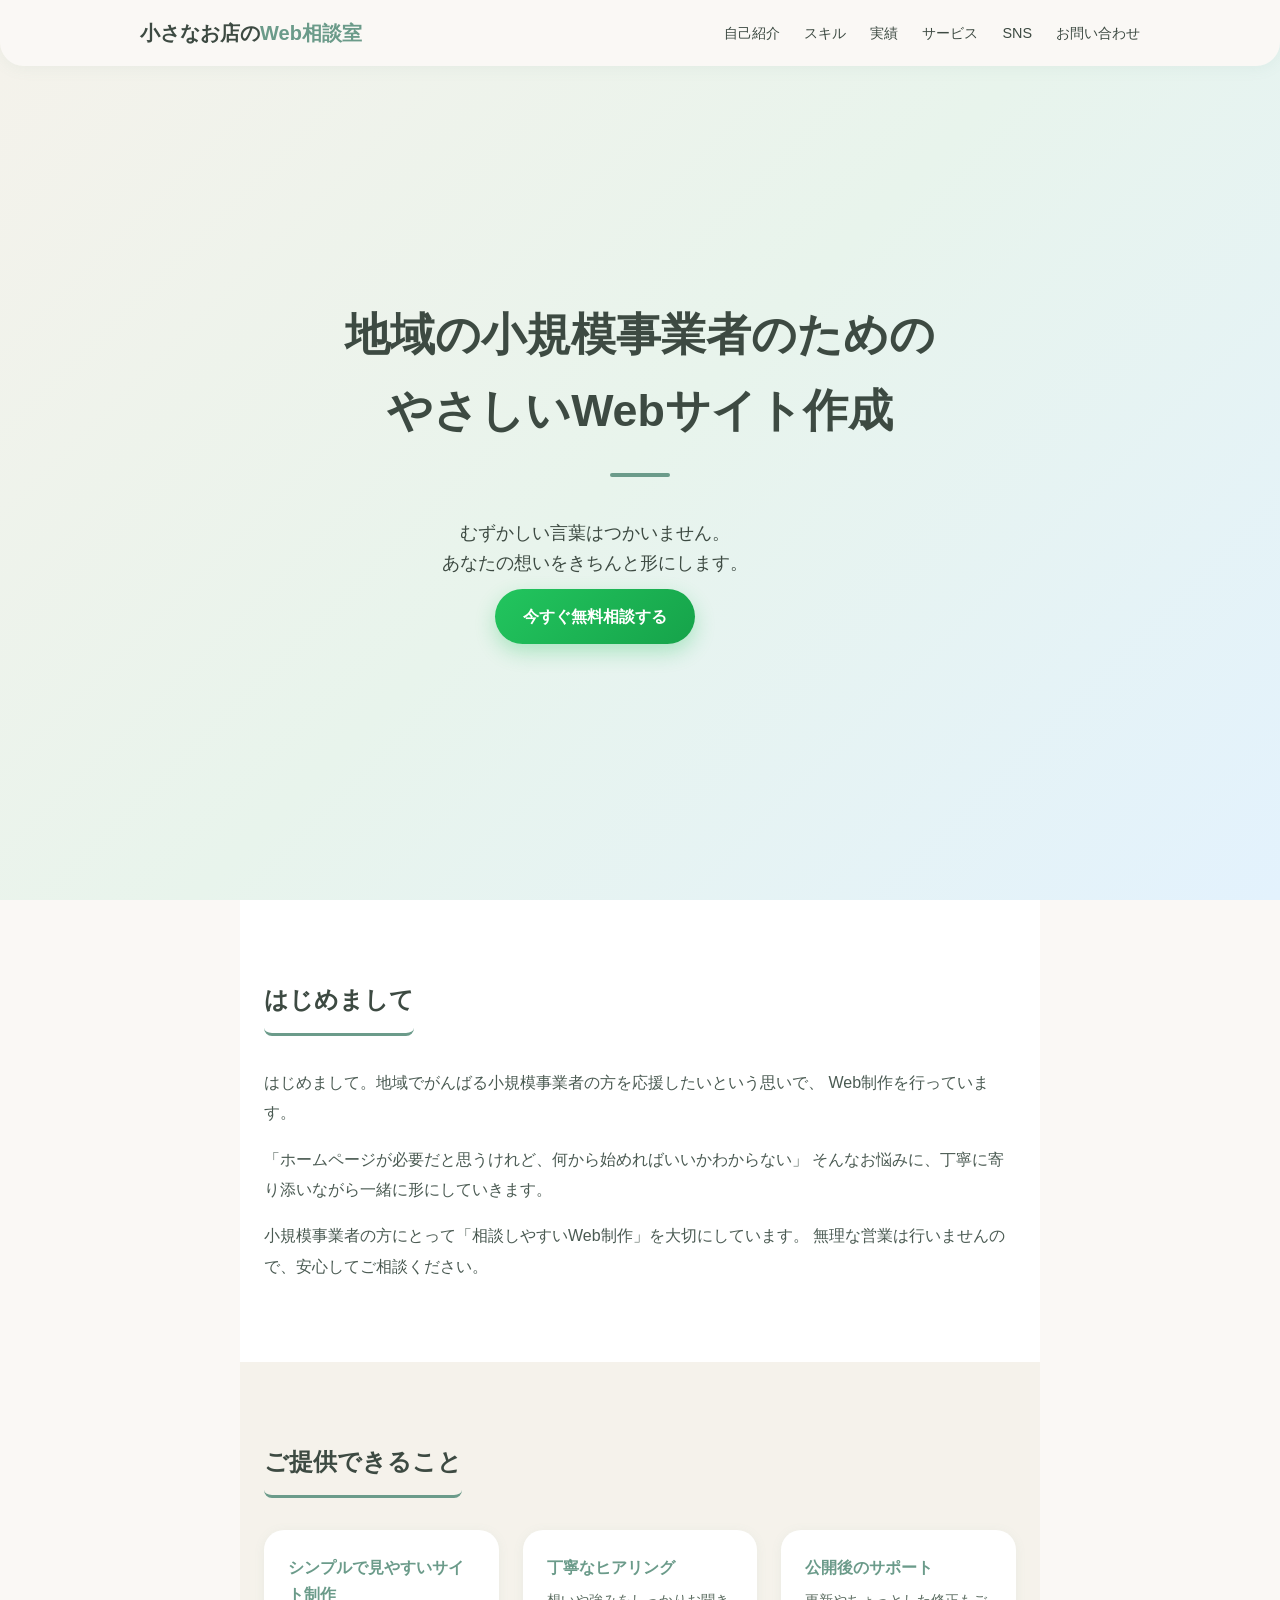
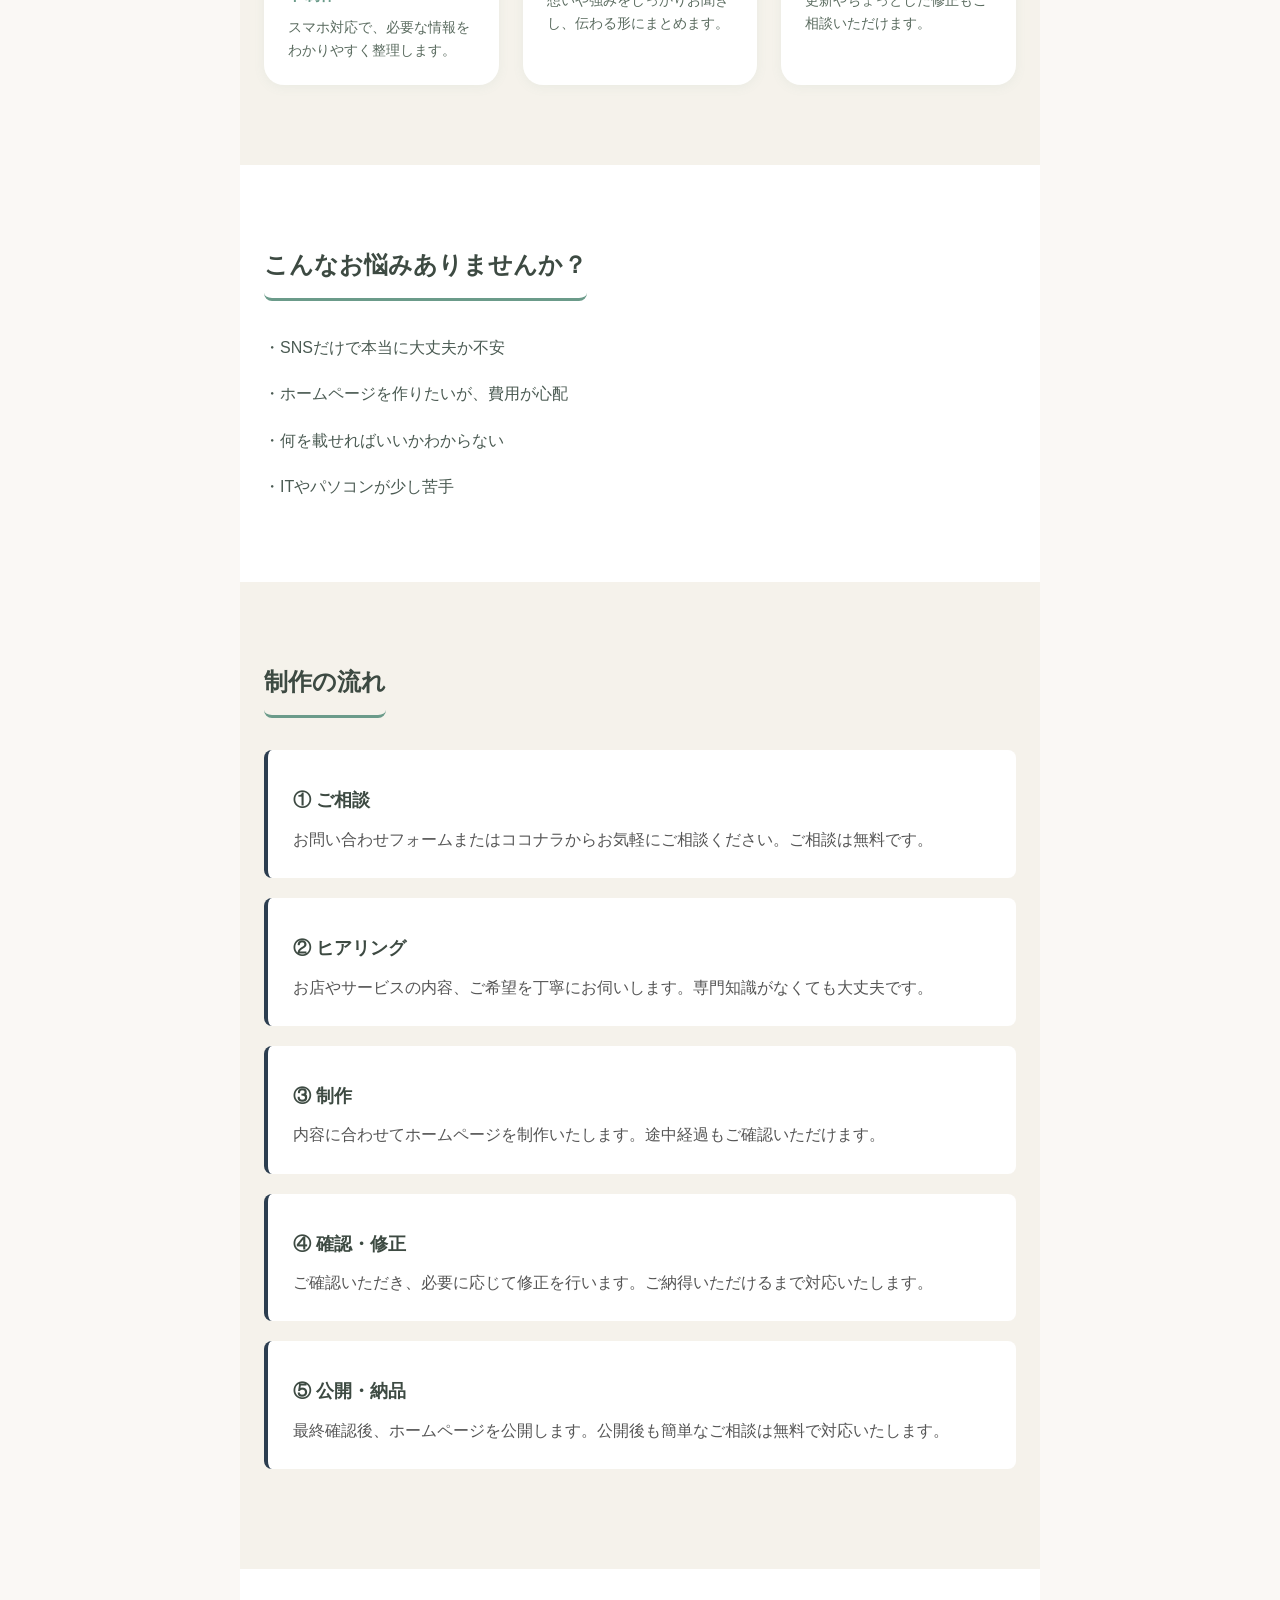
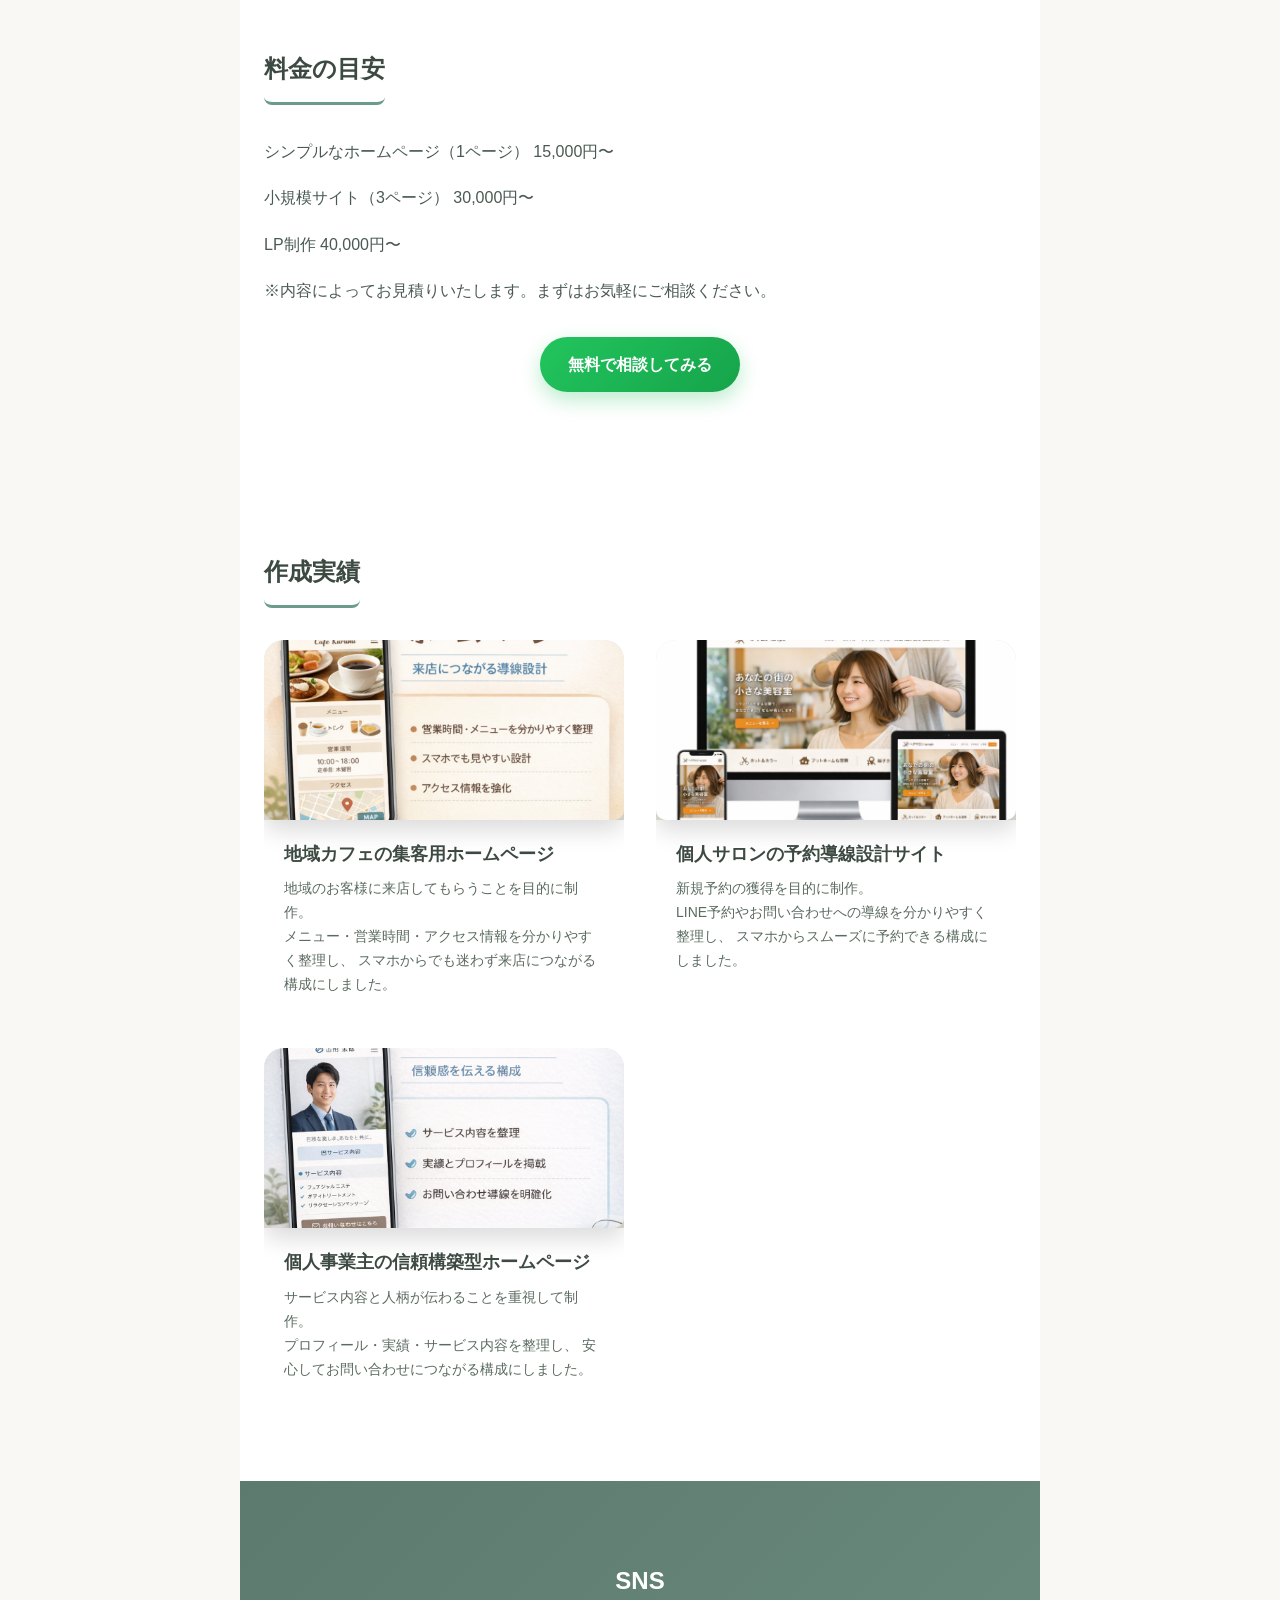
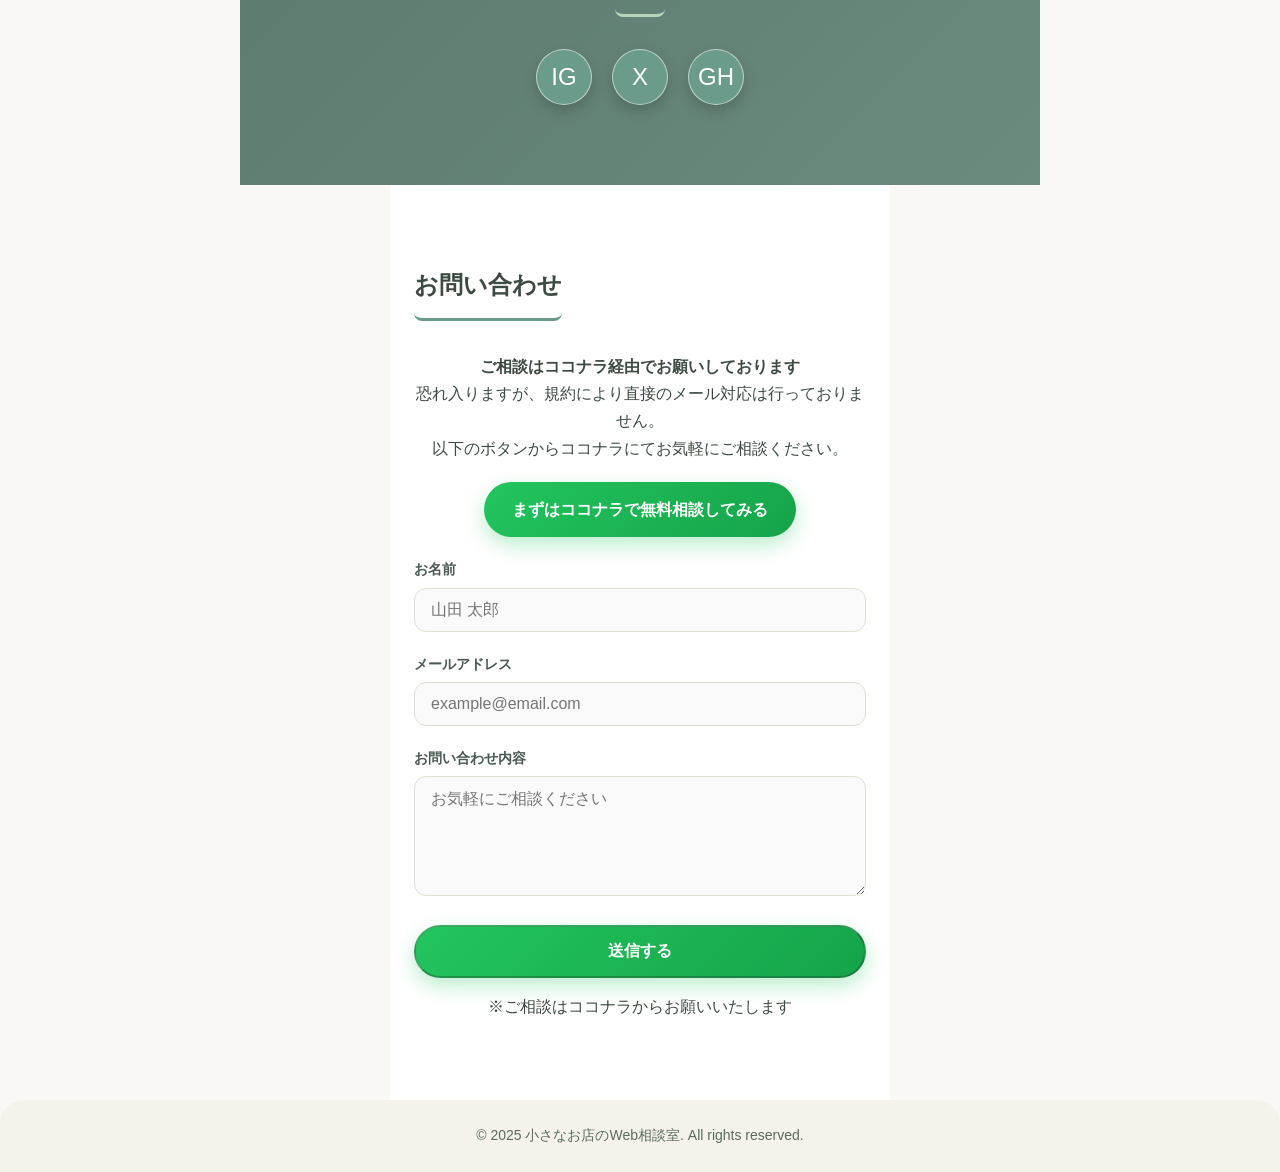
<file: index.html>
<!DOCTYPE html>

<html lang="ja"> 
<head>
  <meta charset="UTF-8">
  <meta name="viewport" content="width=device-width, initial-scale=1.0">
  <title>地域の小規模事業者向けホームページ制作 | 小さなお店のWeb相談室</title>
  <meta name="description" content="小規模事業者さまや個人事業主さま向けのWeb制作サービスを行っています。スマホ対応のシンプルなサイトをヒアリングから公開まで丁寧にサポート。小さなお店のWeb相談室です。">  
  <meta property="og:title" content="地域の小規模事業者のためのやさしいWebサイト作成">
  <meta property="og:description" content="小規模事業者さまや個人事業主さま向けのWeb制作サービスを行っています。スマホ対応のシンプルなサイトをヒアリングから公開まで丁寧にサポート。小さなお店のWeb相談室です。">
  <meta property="og:type" content="website">
  <meta property="og:url" content="https://smallbiz-web.github.io/web-portfolio/">
  <meta property="og:image" content="https://smallbiz-web.github.io/web-portfolio/ogp.png">
  <meta name="twitter:card" content="summary_large_image">
  <meta name="twitter:title" content="地域の小規模事業者のためのやさしいWebサイト作成">
  <meta name="twitter:description" content="スマホ対応のシンプルなサイトをヒアリングから公開まで丁寧にサポート。小さなお店のWeb相談室です。">
  <meta name="twitter:image" content="https://smallbiz-web.github.io/web-portfolio/ogp.png">
  <link rel="stylesheet" href="style.css">
</head>
<body>
  <!-- ========================================
       １. ヘッダー（名前とメニュー）
       名前は .header-name 内を、メニューは .header-nav 内を編集してください
  ======================================== -->
  <header class="header">
    <div class="header-inner">
      <a href="#" class="header-name">小さなお店の<span>Web相談室</span></a>
      <nav class="header-nav">
        <a href="#intro">自己紹介</a>
        <a href="#skills">スキル</a>
        <a href="#works">実績</a>
        <a href="service.html">サービス</a>
        <a href="#sns">SNS</a>
        <a href="#contact">お問い合わせ</a>
      </nav>
    </div>
  </header>

  <!-- ========================================
       ２. メインビジュアル（キャッチコピー）
       h1 と p の中身を変更してください
  ======================================== -->
  <section class="hero">
    <div class="hero-content">
      <h1>地域の小規模事業者のための<br>やさしいWebサイト作成</h1>
      <div class="hero-accent"></div>
       <p>むずかしい言葉はつかいません。<br>
          あなたの想いをきちんと形にします。</p>

         <p class="hero-button">
          <a href="#contact" class="btn-primary">
            今すぐ無料相談する
          </a>
        </p>
        
    </div>
  </section>

  <!-- ========================================
       ３. 自己紹介セクション
       .intro-text 内の p タグで文章を編集してください
  ======================================== -->
  <section class="section section-alt" id="intro">
    <h2 class="section-title">はじめまして</h2>
    <div class="intro-text">
      <p>
        <!-- ここに自己紹介文を書いてください -->
        はじめまして。地域でがんばる小規模事業者の方を応援したいという思いで、
Web制作を行っています。
      </p>
      <p>
        「ホームページが必要だと思うけれど、何から始めればいいかわからない」
        そんなお悩みに、丁寧に寄り添いながら一緒に形にしていきます。
        </p>
        
        <p>
          小規模事業者の方にとって「相談しやすいWeb制作」を大切にしています。
          無理な営業は行いませんので、安心してご相談ください。
          </p>
    </div>
  </section>

  <!-- ========================================
       ４. スキルセクション
       .skill-item をコピーして追加・削除できます
  ======================================== -->
  <section class="section skills" id="skills">
    <h2 class="section-title">ご提供できること</h2>
    <div class="skill-list">
      <div class="skill-item">
        <h3>シンプルで見やすいサイト制作</h3>
        <p>スマホ対応で、必要な情報をわかりやすく整理します。</p>
      </div>
      <div class="skill-item">
        <h3>丁寧なヒアリング</h3>
        <p>想いや強みをしっかりお聞きし、伝わる形にまとめます。</p>
      </div>
      <div class="skill-item">
        <h3>公開後のサポート</h3>
        <p>更新やちょっとした修正もご相談いただけます。</p>
      </div>
    </div>
  </section>

  <section class="section section-alt">
    <h2 class="section-title">こんなお悩みありませんか？</h2>
    <div class="intro-text">
      <p>・SNSだけで本当に大丈夫か不安</p>
      <p>・ホームページを作りたいが、費用が心配</p>
      <p>・何を載せればいいかわからない</p>
      <p>・ITやパソコンが少し苦手</p>
    </div>
  </section>

  <!-- 制作の流れ -->
<section class="section flow">
  <h2 class="section-title">制作の流れ</h2>

  <div class="flow-item">
    <h3>① ご相談</h3>
    <p>お問い合わせフォームまたはココナラからお気軽にご相談ください。ご相談は無料です。</p>
  </div>
  
  <div class="flow-item">
    <h3>② ヒアリング</h3>
    <p>お店やサービスの内容、ご希望を丁寧にお伺いします。専門知識がなくても大丈夫です。</p>
  </div>
  
  <div class="flow-item">
    <h3>③ 制作</h3>
    <p>内容に合わせてホームページを制作いたします。途中経過もご確認いただけます。</p>
  </div>
  
  <div class="flow-item">
    <h3>④ 確認・修正</h3>
    <p>ご確認いただき、必要に応じて修正を行います。ご納得いただけるまで対応いたします。</p>
  </div>
  
  <div class="flow-item">
    <h3>⑤ 公開・納品</h3>
    <p>最終確認後、ホームページを公開します。公開後も簡単なご相談は無料で対応いたします。</p>
  </div>
</section>

  <section class="section price">
    <h2 class="section-title">料金の目安</h2>
    <div class="intro-text">
      <p>シンプルなホームページ（1ページ） 15,000円〜</p>
      <p>小規模サイト（3ページ） 30,000円〜</p>
      <p>LP制作 40,000円〜</p>
      <p>※内容によってお見積りいたします。まずはお気軽にご相談ください。</p>
    </div>

    <div class="section-cta">
      <a href="#contact" class="btn-primary">
        無料で相談してみる
      </a>
    </div>
  
  </section>
  
  <!-- ========================================
       ５. 作成実績セクション
       .work-item をコピーして作品を追加できます
  ======================================== -->
  <section class="section section-alt" id="works">
    <h2 class="section-title">作成実績</h2>
    <div class="works-grid">
        <div class="work-item">
          <div class="work-image">
            <img src="work2.png" alt="カフェのホームページ">
          </div>
        
          <div class="work-content">
            <h3 class="work-title">地域カフェの集客用ホームページ</h3>
        
            <p>
              地域のお客様に来店してもらうことを目的に制作。<br>
              メニュー・営業時間・アクセス情報を分かりやすく整理し、
              スマホからでも迷わず来店につながる構成にしました。
            </p>
          </div>
        </div>
      
      <div class="work-item">
        <div class="work-image">
          <img src="work1.png" alt="サロンのホームページ">
        </div>
        <div class="work-content">
            <h3 class="work-title">個人サロンの予約導線設計サイト</h3>
          <p>
            新規予約の獲得を目的に制作。<br>
            LINE予約やお問い合わせへの導線を分かりやすく整理し、
            スマホからスムーズに予約できる構成にしました。
            </p>
        </div>
      </div>
      <div class="work-item">
        <div class="work-image">
          <img src="work3.png" alt="個人事業主のホームページ">
        </div>
        <div class="work-content">
          <h3 class="work-title">個人事業主の信頼構築型ホームページ</h3>
          <p>
            サービス内容と人柄が伝わることを重視して制作。<br>
            プロフィール・実績・サービス内容を整理し、
            安心してお問い合わせにつながる構成にしました。
            </p>
        </div>
      </div>
    </div>
  </section>

  <!-- ========================================
       ６. SNSリンクセクション
       href に各SNSのURLを入れてください
  ======================================== -->
  <section class="section sns-section" id="sns">
    <h2 class="section-title">SNS</h2>
    <div class="sns-links">
      <a href="https://www.instagram.com/" class="sns-link" target="_blank" rel="noopener noreferrer" title="Instagram">IG</a>
      <a href="https://x.com/" class="sns-link" target="_blank" rel="noopener noreferrer" title="X (Twitter)">X</a>
      <a href="https://github.com/" class="sns-link" target="_blank" rel="noopener noreferrer" title="GitHub">GH</a>
    </div>
  </section>

  <!-- ========================================
       ７. お問い合わせセクション
       メールアドレスは a の href と中身を、
       フォームはお問い合わせフォームサービスのURLに action を設定してください
  ======================================== -->
  <section class="section section-alt contact-section" id="contact">
    <h2 class="section-title">お問い合わせ</h2>
  
    <p class="contact-note-strong">
      ご相談はココナラ経由でお願いしております
    </p>
  
    <p class="contact-note">
      恐れ入りますが、規約により直接のメール対応は行っておりません。<br>
      以下のボタンからココナラにてお気軽にご相談ください。
    </p>
  
    <p class="contact-cta">
      <a href="https://coconala.com/services/4133988" target="_blank" rel="noopener noreferrer" class="btn-primary">
        まずはココナラで無料相談してみる
      </a>
    </p>
  
    <form onsubmit="return false;" class="contact-form">
      <div>
        <label>お名前</label>
        <input type="text" placeholder="山田 太郎" disabled>
      </div>
      <div>
        <label>メールアドレス</label>
        <input type="email" placeholder="example@email.com" disabled>
      </div>
      <div>
        <label>お問い合わせ内容</label>
        <textarea placeholder="お気軽にご相談ください" disabled></textarea>
      </div>
      <button type="submit" class="btn-primary" disabled>送信する</button>
    </form>
  
    <p class="contact-note-foot">
      ※ご相談はココナラからお願いいたします
    </p>
  </section>

  

  <footer>
    <p>&copy; 2025 小さなお店のWeb相談室. All rights reserved.</p>
  </footer>
</body>
</html>
</file>
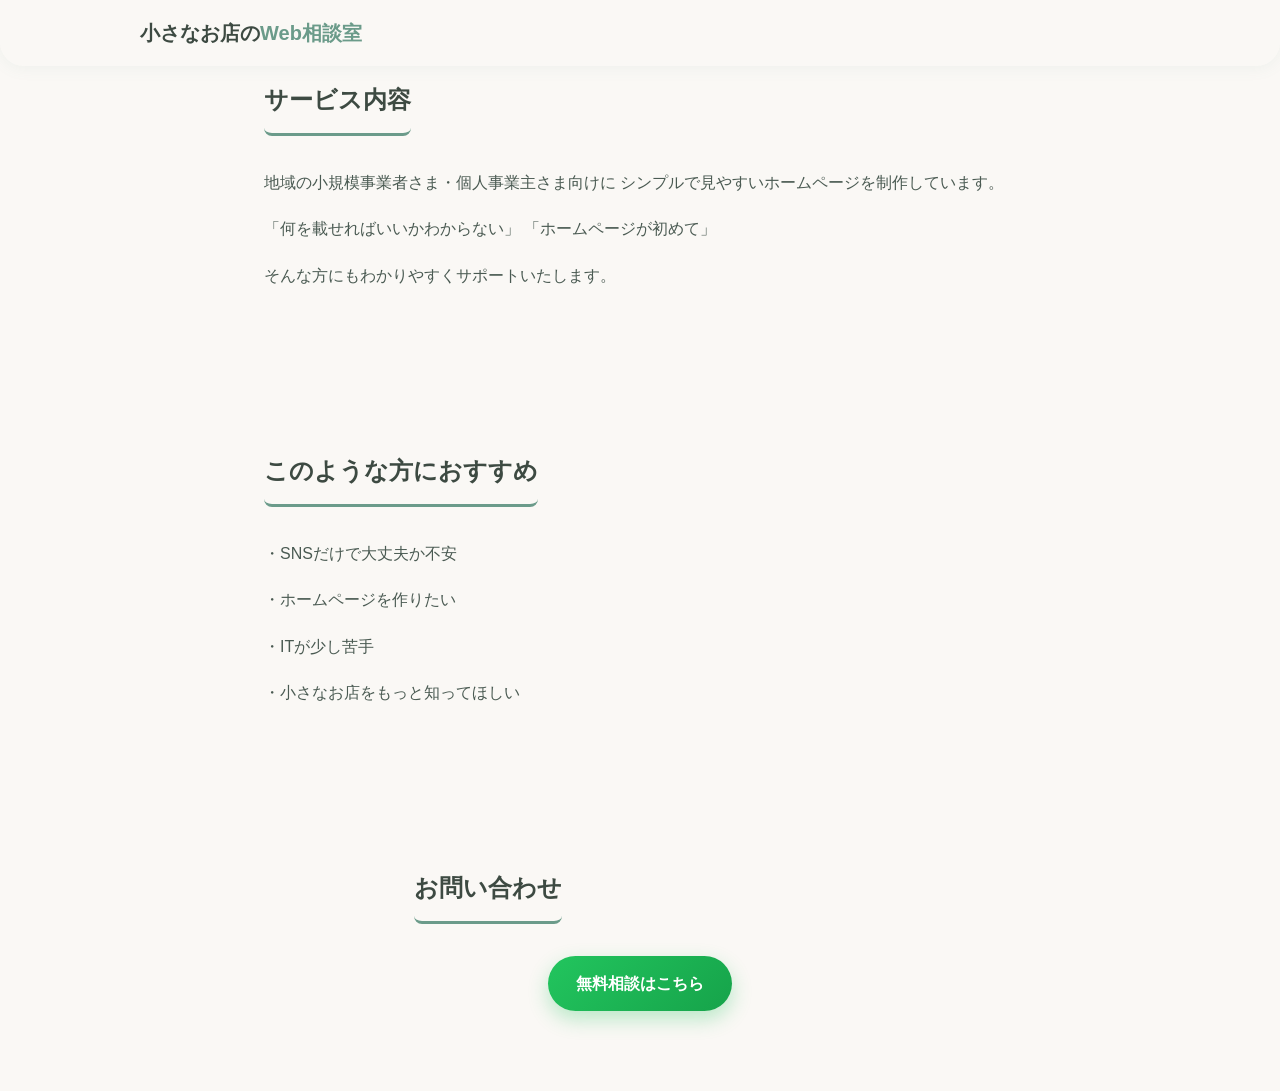
<file: sirvice.html>
<!DOCTYPE html>
<html lang="ja">
<head>
<meta charset="UTF-8">
<meta name="viewport" content="width=device-width, initial-scale=1.0">
<title>サービス内容 | 小さなお店のWeb相談室</title>
<link rel="stylesheet" href="style.css">
</head>

<body>

<header class="header">
<div class="header-inner">
<a href="index.html" class="header-name">小さなお店の<span>Web相談室</span></a>
</div>
</header>

<section class="section">
<h2 class="section-title">サービス内容</h2>

<div class="intro-text">

<p>
地域の小規模事業者さま・個人事業主さま向けに  
シンプルで見やすいホームページを制作しています。
</p>

<p>
「何を載せればいいかわからない」  
「ホームページが初めて」
</p>

<p>
そんな方にもわかりやすくサポートいたします。
</p>

</div>

</section>

<section class="section">
<h2 class="section-title">このような方におすすめ</h2>

<div class="intro-text">

<p>・SNSだけで大丈夫か不安</p>
<p>・ホームページを作りたい</p>
<p>・ITが少し苦手</p>
<p>・小さなお店をもっと知ってほしい</p>

</div>

</section>

<section class="section contact-section">
<h2 class="section-title">お問い合わせ</h2>

<p style="text-align:center;">
<a href="index.html#contact" class="btn-primary">
無料相談はこちら
</a>
</p>

</section>

</body>
</html>
</file>
<file: style.css>
* {
    margin: 0;
    padding: 0;
    box-sizing: border-box;
  }

  body {
    font-family: "Helvetica Neue", Arial, "Hiragino Kaku Gothic ProN", "Hiragino Sans", Meiryo, sans-serif;
    color: #3d4a42;
    line-height: 1.7;
    background-color: #faf8f5;
  }

  /* スムーズスクロール：メニュークリック時になめらかに移動 */
  html {
    scroll-behavior: smooth;
    scroll-padding-top: 96px;
  }

  [id] {
    scroll-margin-top: 96px;
  }

  /* ========================================
     １. ヘッダー（名前とメニュー）
     ページ上部の固定ナビゲーション
  ======================================== */
  .header {
    position: fixed;
    top: 0;
    left: 0;
    right: 0;
    background: rgba(250, 248, 245, 0.98);
    box-shadow: 0 2px 16px rgba(107, 155, 138, 0.08);
    z-index: 1000;
    padding: 16px 24px;
    border-radius: 0 0 24px 24px;
  }

  .header-inner {
    max-width: 1000px;
    margin: 0 auto;
    display: flex;
    justify-content: space-between;
    align-items: center;
    flex-wrap: wrap;
    gap: 16px;
  }

  /* 名前（ロゴ）部分 */
  .header-name {
    font-size: 1.25rem;
    font-weight: 700;
    color: #3d4a42;
    text-decoration: none;
  }

  .header-name span {
    color: #6b9b8a;
  }

  /* メニュー部分 */
  .header-nav {
    display: flex;
    gap: 24px;
    flex-wrap: wrap;
  }

  .header-nav a {
    color: #3d4a42;
    text-decoration: none;
    font-size: 0.9rem;
    transition: color 0.2s;
  }

  .header-nav a:hover {
    color: #6b9b8a;
  }

  /* ========================================
     ２. メインビジュアル
     ファーストビュー（キャッチコピー表示）
  ======================================== */
  .hero {
    min-height: 100vh;
    display: flex;
    align-items: center;
    justify-content: center;
    background: linear-gradient(135deg, #f5f2eb 0%, #e8f4ec 50%, #e3f2fd 100%);
    padding: 120px 24px 80px;
    text-align: center;
  }

  .hero-content h1 {
    font-size: clamp(2rem, 5vw, 2.8rem);
    font-weight: 800;
  }
  
  .hero-content p {
    font-size: 1.1rem;
    max-width: 500px;
    margin-top: 10px;
  }

  /* アクセントライン（淡い緑） */
  .hero-accent {
    display: inline-block;
    width: 60px;
    height: 4px;
    background: #6b9b8a;
    margin: 24px auto;
    border-radius: 4px;
  }

  /* ========================================
     ３. 自己紹介セクション
     「はじめまして」の挨拶
  ======================================== */
  .section {
    max-width: 800px;
    margin: 0 auto;
    padding: 80px 24px;
    background: #faf8f5;
  }

  .section-alt {
    background: #ffffff;
  }

  .section-title {
    font-size: 1.5rem;
    font-weight: 700;
    color: #3d4a42;
    margin-bottom: 32px;
    padding-bottom: 12px;
    border-bottom: 3px solid #6b9b8a;
    border-radius: 0 0 8px 8px;
    display: inline-block;
  }

  .intro-text {
    font-size: 1rem;
    color: #4a5a52;
    line-height: 1.9;
  }

  .intro-text p + p {
    margin-top: 16px;
  }

  /* ========================================
     ４. スキルセクション
     Web制作スキル一覧
  ======================================== */
  .skills {
    background: #f5f2eb;
  }

  .price {
    background: #ffffff;
  }

  .skill-list {
    display: grid;
    grid-template-columns: repeat(auto-fit, minmax(200px, 1fr));
    gap: 24px;
  }

  .skill-item {
    background: #ffffff;
    padding: 24px;
    border-radius: 20px;
    box-shadow: 0 2px 12px rgba(107, 155, 138, 0.08);
    transition: transform 0.2s, box-shadow 0.2s;
  }

  .skill-item:hover {
    transform: translateY(-4px);
    box-shadow: 0 8px 24px rgba(107, 155, 138, 0.15);
  }

  .skill-item h3 {
    font-size: 1rem;
    color: #6b9b8a;
    margin-bottom: 8px;
  }

  .skill-item p {
    font-size: 0.875rem;
    color: #5a6b5f;
    line-height: 1.6;
  }

  /* ========================================
     ５. 作成実績セクション
     作品・プロジェクトのプレースホルダー
  ======================================== */
  .works-grid {
    display: grid;
    grid-template-columns: repeat(auto-fit, minmax(260px, 1fr));
    gap: 32px;
  }

  .work-item {
    background: #ffffff;
    border-radius: 20px;
    overflow: hidden;
    transition: 0.3s;
    cursor: pointer;
  }
  
  .work-item:hover {
    transform: translateY(-6px);
    box-shadow: 0 12px 30px rgba(0,0,0,0.15);
  }

  /* 画像プレースホルダー（ベージュ系） */
  .work-image {
    height: 180px;
    background: linear-gradient(135deg, #ebe6dc 0%, #e0ddd2 100%);
    display: flex;
    align-items: center;
    justify-content: center;
    color: #8a9588;
    font-size: 0.875rem;
  }

  .work-content {
    padding: 20px;
  }

  .work-content h3 {
    font-size: 1.1rem;
    color: #3d4a42;
    margin-bottom: 8px;
  }

  .work-title {
    font-size: 1.1rem;
    color: #2c3e50;
    margin-bottom: 8px;
  }

  .work-content p {
    font-size: 0.875rem;
    color: #5a6b5f;
  }

  /* ========================================
     ６. SNSリンクセクション
     Instagram等のアイコンボタン
  ======================================== */
  .section.sns-section {
    background: linear-gradient(135deg, #5c7a6e 0%, #6b8b7e 100%);
    color: #ffffff;
    text-align: center;
  }

  .section.sns-section .section-title {
    color: #ffffff;
    border-bottom-color: #b8d4b8;
  }

  .sns-links {
    display: flex;
    justify-content: center;
    gap: 20px;
    flex-wrap: wrap;
  }

  .sns-link {
    display: inline-flex;
    align-items: center;
    justify-content: center;
    width: 56px;
    height: 56px;
    background: #6b9b8a;
    color: #ffffff;
    border: 1px solid rgba(255, 255, 255, 0.55);
    border-radius: 50%;
    text-decoration: none;
    font-size: 1.5rem;
    box-shadow: 0 6px 14px rgba(0, 0, 0, 0.18);
    transition: background 0.2s, transform 0.2s, box-shadow 0.2s;
  }

  .sns-link:hover {
    background: #5a8a7a;
    transform: scale(1.05);
    box-shadow: 0 10px 20px rgba(0, 0, 0, 0.24);
  }

  /* ========================================
     ７. お問い合わせセクション
     メールアドレス or 簡単なフォーム
  ======================================== */
  .contact-section {
    max-width: 500px;
    margin: 0 auto;
  }

  .section-cta {
    text-align: center;
    margin-top: 30px;
  }

  .contact-note-strong {
    text-align: center;
    font-weight: bold;
  }

  .contact-note {
    text-align: center;
  }

  .contact-cta {
    text-align: center;
    margin: 20px 0;
  }

  .contact-note-foot {
    text-align: center;
    margin-top: 15px;
  }

  /* メールリンクスタイル */
  .contact-email {
    display: inline-block;
    margin-bottom: 32px;
    font-size: 1.1rem;
    color: #6b9b8a;
    text-decoration: none;
    font-weight: 600;
  }

  .contact-email:hover {
    text-decoration: underline;
  }

  /* お問い合わせフォーム */
  .contact-form {
    display: flex;
    flex-direction: column;
    gap: 20px;
  }

  .contact-form label {
    font-size: 0.9rem;
    font-weight: 600;
    color: #4a5a52;
    display: block;
    margin-bottom: 6px;
  }

  .contact-form input,
  .contact-form textarea {
    width: 100%;
    padding: 12px 16px;
    border: 1px solid #e0ddd2;
    border-radius: 12px;
    font-size: 1rem;
    font-family: inherit;
    transition: border-color 0.2s;
  }

  .contact-form input:focus,
  .contact-form textarea:focus {
    outline: none;
    border-color: #6b9b8a;
  }

  .contact-form textarea {
    min-height: 120px;
    resize: vertical;
  }

  .contact-form button:hover {
    background: #5a8a7a;
  }

  /* ========================================
     レスポンシブ（スマホ対応）
     画面幅768px以下で適用されます
  ======================================== */
  @media (max-width: 768px) {
    .header-nav {
      gap: 16px;
    }
    .header-nav a {
      font-size: 0.85rem;
    }
    .section {
      padding: 60px 20px;
    }
    .section-title {
      font-size: 1.25rem;
    }
    .skill-list {
      grid-template-columns: 1fr;
    }
    .works-grid {
      grid-template-columns: 1fr;
    }
  }

  /* ========================================
     フッター
  ======================================== */
  footer {
    text-align: center;
    padding: 24px;
    background: #f5f2eb;
    font-size: 0.875rem;
    color: #5a6b5f;
    border-radius: 24px 24px 0 0;
  }

  /* ========================================
 共通ボタンスタイル
======================================== */
 .btn-primary {
  display: inline-block;
  padding: 14px 28px;
  background: linear-gradient(135deg, #22c55e, #16a34a);
  color: #ffffff;
  border-radius: 30px;
  text-decoration: none;
  font-weight: bold;
  font-size: 1rem;
  box-shadow: 0 8px 20px rgba(34,197,94,0.3);
  transition: 0.3s;
}

.btn-primary:hover {
  transform: translateY(-3px) scale(1.03);
  box-shadow: 0 12px 28px rgba(34,197,94,0.4);
}

.section.flow {
  background-color: #f5f2eb;
}

.flow-item {
  background: #ffffff;
  padding: 25px;
  margin-bottom: 20px;
  border-left: 4px solid #2c3e50;
  border-radius: 8px;
}

.flow-item h3 {
  margin: 10px 0;
  font-size: 18px;
}

.flow-item p {
  line-height: 1.7;
  color: #555;
}

.hero-button {
  margin-top:24px;
}

.work-image img{
  width:100%;
  height: 100%;
  object-fit: cover;
  border-radius:10px;
  box-shadow:0 10px 25px rgba(0,0,0,0.15);
  transition:0.3s;
}

.work-image img:hover{
  transform:translateY(-5px);
  box-shadow:0 15px 35px rgba(0,0,0,0.2);
}

a:focus-visible,
button:focus-visible,
input:focus-visible,
textarea:focus-visible {
  outline: 3px solid #6b9b8a;
  outline-offset: 3px;
}
</file>
